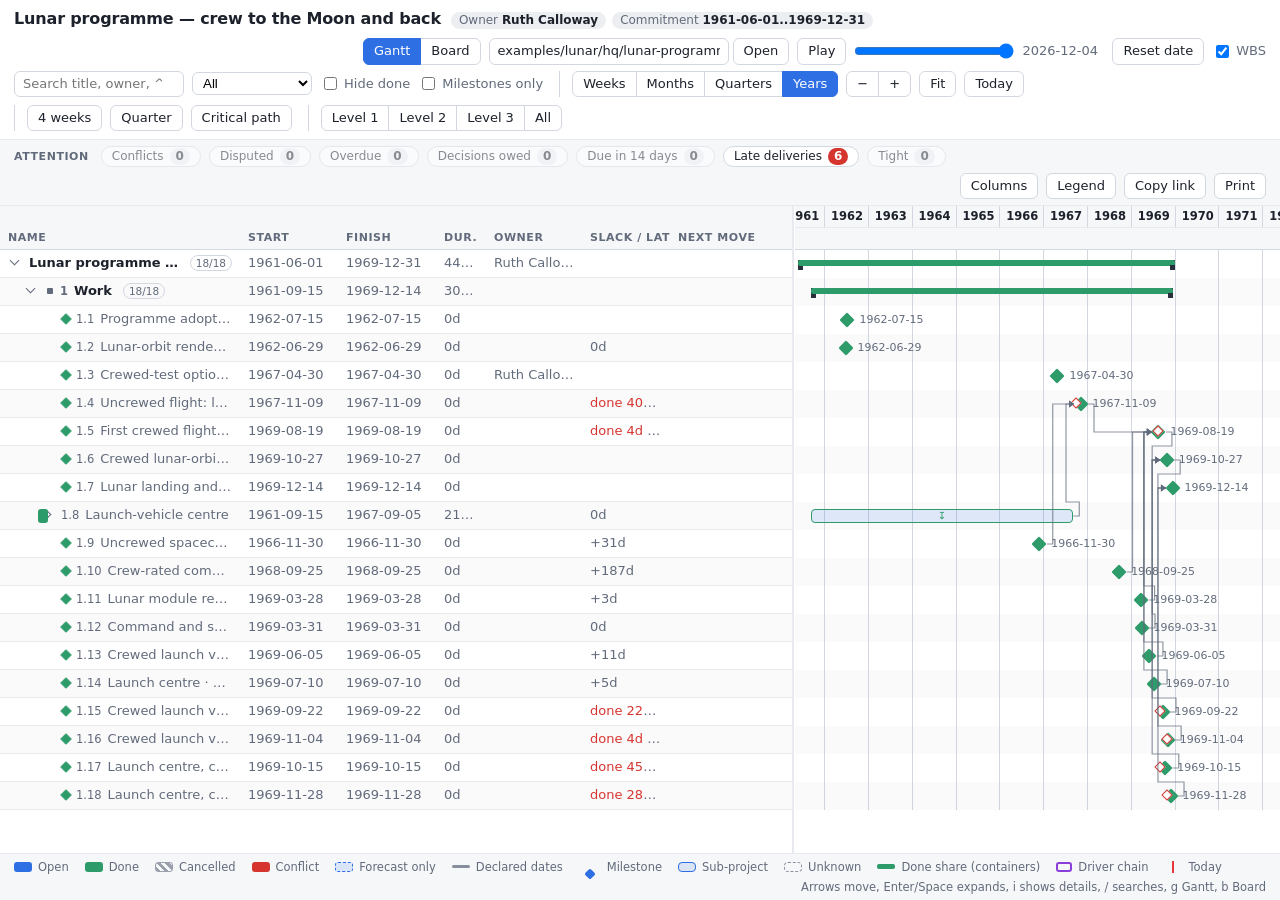
<file: viewer/index.html>
<!doctype html>
<html lang="en">
<head>
<meta charset="utf-8">
<meta http-equiv="Content-Security-Policy" content="default-src 'none'; script-src 'self' 'wasm-unsafe-eval'; style-src 'self' 'unsafe-inline'; img-src 'self'; connect-src *; base-uri 'none'; form-action 'none'; object-src 'none'; frame-src 'none'">
<meta name="referrer" content="no-referrer">
<meta name="viewport" content="width=device-width, initial-scale=1">
<meta name="color-scheme" content="light dark">
<title>projectmd viewer</title>
<link rel="stylesheet" href="style.css?v=25">
</head>
<body>
<header id="toolbar">
  <div class="tbrow" id="row1">
    <div id="titlebox"><strong id="ptitle">projectmd</strong><span id="pmeta"></span></div>
    <nav id="crumbs" aria-label="Previous top-level projects"></nav>
    <div id="tools">
      <div class="seg" id="viewseg" role="group" aria-label="View">
        <button type="button" data-view="gantt" class="on" aria-pressed="true" title="Gantt chart (g)">Gantt</button><button type="button" data-view="board" aria-pressed="false" title="Board: waiting, ready, doing, done (b)">Board</button>
      </div>
      <form id="openform" autocomplete="off">
        <input id="rootinput" type="text" placeholder="/path/to/project.md or URL" spellcheck="false" aria-label="Project file or URL">
        <button type="submit">Open</button>
      </form>
      <div class="tslider" role="group" aria-label="Plan date">
        <button id="tplay" aria-pressed="false" title="Move the plan date forward to the end of the forecast">Play</button>
        <input id="tsl" type="range" step="1" min="0" max="1" value="0" aria-label="Plan date" title="Plan date (as of)">
        <span id="tdate" class="tdate" title="Plan date (as of)"></span>
        <button id="treset" title="Reset the plan date to the real date (or the ?today= date)">Reset date</button>
      </div>
      <label class="chk"><input type="checkbox" id="wbs" checked> WBS</label>
    </div>
  </div>
  <div class="tbrow" id="row2">
    <div class="tgrp" role="group" aria-label="Filters">
      <input id="qsearch" type="search" placeholder="Search title, owner, ^id" spellcheck="false" aria-label="Search rows" title="Search (press /, Escape clears)">
      <select id="ownerf" aria-label="Owner" title="Show rows of one owner">
        <option value="">All</option>
      </select>
      <label class="chk gantt-only"><input type="checkbox" id="hidedone"> Hide done</label>
      <label class="chk gantt-only"><input type="checkbox" id="msonly"> Milestones only</label>
    </div>
    <div class="tgrp gantt-only" role="group" aria-label="Zoom">
      <div class="seg" id="zoomseg" role="group" aria-label="Zoom level">
        <button data-z="week" title="Weeks">Weeks</button><button data-z="month" title="Months">Months</button><button data-z="quarter" title="Quarters">Quarters</button><button data-z="year" title="Years">Years</button>
      </div>
      <div class="seg">
        <button id="zout" title="Zoom out (Ctrl+wheel)" aria-label="Zoom out">&minus;</button><button id="zin" title="Zoom in (Ctrl+wheel)" aria-label="Zoom in">+</button>
      </div>
      <button id="zfit" title="Fit the whole project">Fit</button>
      <button id="ztoday" title="Scroll to today">Today</button>
    </div>
    <div class="tgrp gantt-only" role="group" aria-label="Time presets">
      <button type="button" data-preset="4w" title="Today minus 1 week to today plus 4 weeks">4 weeks</button>
      <button type="button" data-preset="q" title="Today minus 2 weeks to today plus 3 months">Quarter</button>
      <button type="button" id="cpbtn" aria-pressed="false" title="Outline the critical path: the driver chain back from the project's end (c)">Critical path</button>
    </div>
    <div class="seg gantt-only" id="levelseg" role="group" aria-label="Tree level">
      <button type="button" data-lvl="1" title="Show only top-level items">Level 1</button><button type="button" data-lvl="2" title="Expand to level 2">Level 2</button><button type="button" data-lvl="3" title="Expand to level 3">Level 3</button><button type="button" data-lvl="all" title="Expand all loaded items (sub-projects not loaded are not fetched)">All</button>
    </div>
  </div>
</header>
<div id="attn" role="group" aria-label="Needs attention">
  <span class="attn-h">Attention</span>
  <button type="button" class="achip" data-attn="conflict" aria-pressed="false" title="Forecast later than the declared end">Conflicts <b>0</b></button>
  <button type="button" class="achip" data-attn="disputed" aria-pressed="false" title="Contract disputed: the parent decides">Disputed <b>0</b></button>
  <button type="button" class="achip" data-attn="overdue" aria-pressed="false" title="Promise past its date: the child delivers">Overdue <b>0</b></button>
  <button type="button" class="achip" data-attn="decide" aria-pressed="false" title="Open, undated tasks with an owner whose forecast is today">Decisions owed <b>0</b></button>
  <button type="button" class="achip" data-attn="due14" aria-pressed="false" title="Open items whose declared or forecast end is within 14 days">Due in 14 days <b>0</b></button>
  <button type="button" class="achip" data-attn="late" aria-pressed="false" title="Done later than declared">Late deliveries <b>0</b></button>
  <button type="button" class="achip" data-attn="tight" aria-pressed="false" title="Open items with a declared end and 0 to 2 days of slack (zero is a risk)">Tight <b>0</b></button>
  <button type="button" class="achip" data-attn="overlap" aria-pressed="false" hidden title="Open tasks of one owner, lasting more than a day, that overlap in time">Overlap <b>0</b></button>
  <span id="fstate" aria-live="polite"></span>
  <span class="attn-side">
    <details id="colmenu">
      <summary>Columns</summary>
      <div class="menu">
        <label class="chk"><input type="checkbox" data-colopt="slack"> Slack / late</label>
        <label class="chk"><input type="checkbox" data-colopt="next"> Next move</label>
      </div>
    </details>
    <button type="button" id="lgbtn" aria-haspopup="dialog" aria-expanded="false" title="What the bars, marks and colours mean (?)">Legend</button>
    <button type="button" id="copylink" title="Copy a link to this view (root, plan date, filters, selection)">Copy link</button>
    <button type="button" id="printbtn" title="Print the table and chart">Print</button>
  </span>
</div>
<div id="banner" hidden></div>
<div id="printhead"><h1 id="phTitle"></h1><div id="phMeta"></div></div>
<main id="main">
  <section id="left" tabindex="-1">
    <div id="lhead" class="grid"><div>Name</div><div>Start</div><div>Finish</div><div>Dur.</div><div>Owner</div><div data-col="slack">Slack / late</div><div data-col="next">Next move</div></div>
    <div id="lbody"><div id="lspacer" role="treegrid" aria-label="Project tree"></div></div>
  </section>
  <div id="split" title="Drag to resize"></div>
  <section id="right">
    <div id="rhead"><div id="rhinner"></div></div>
    <div id="rbody"><div id="canvas"><div id="gridlines"></div><div id="today"></div><div id="trows"></div><svg id="deps" xmlns="http://www.w3.org/2000/svg"></svg></div></div>
  </section>
  <aside id="detail" hidden aria-label="Details"></aside>
</main>
<section id="board" hidden aria-label="Board"></section>
<footer id="legend" aria-label="Legend">
  <span><i class="lg bar st-open"></i>Open</span>
  <span><i class="lg bar st-done"></i>Done</span>
  <span><i class="lg bar st-cancelled"></i>Cancelled</span>
  <span><i class="lg bar conf"></i>Conflict</span>
  <span><i class="lg bar fc"></i>Forecast only</span>
  <span><i class="lg declln"></i>Declared dates</span>
  <span><i class="lg ms"></i>Milestone</span>
  <span><i class="lg sub"></i>Sub-project</span>
  <span><i class="lg unk"></i>Unknown</span>
  <span><i class="lg pfl"></i>Done share (containers)</span>
  <span><i class="lg chainl"></i>Driver chain</span>
  <span><i class="lg todayl"></i>Today</span>
  <span class="hint">Arrows move, Enter/Space expands, i shows details, / searches, g Gantt, b Board</span>
</footer>
<div id="mdview" hidden role="dialog" aria-label="File view">
  <div id="mdhead"><strong id="mdtitle"></strong><a id="mdraw" target="_blank" rel="noopener noreferrer">raw</a><button id="mdopen" title="Make this file the top-level Gantt project">Open as project</button><button id="mdclose" title="Close (Esc)">Close</button></div>
  <div id="mdbody"></div>
</div>
<div id="lgpop" class="lgpop" hidden role="dialog" aria-label="Legend">
  <h2>Legend</h2>
  <ul class="lgl">
    <li><span class="sw"><i class="lg bar st-open"></i><i class="lg bar st-done"></i></span>Task: open (blue) or done (green)</li>
    <li><span class="sw"><i class="lg bar fc"></i></span>Forecast only: dashed, placed by links or duration</li>
    <li><span class="sw"><i class="lg declln"></i></span>Declared span, when it differs from the forecast</li>
    <li><span class="sw"><i class="lg ms"></i></span>Milestone (diamond)</li>
    <li><span class="sw"><i class="lg sub"></i></span>Sub-project (dashed until its file is loaded)</li>
    <li><span class="sw"><i class="lg bar conf"></i><i class="lg late"></i></span>Red: conflict (forecast after the declared end) or late delivery</li>
    <li><span class="sw"><i class="lg decl"></i></span>Declared end (tick)</li>
    <li><span class="sw"><span class="ct ct-disputed">disputed</span><span class="ct ct-overdue">overdue</span></span>Contract: the parent decides, or the child delivers</li>
    <li><span class="sw"><i class="lg todayl"></i></span>Today</li>
    <li><span class="sw"><i class="lg wkend"></i></span>Weekend (shown at 6 px per day or more)</li>
    <li><span class="sw"><i class="lg cpl"></i></span>Critical path: outlined bars, marked in the table</li>
  </ul>
</div>
<div id="tip" hidden></div>
<script type="module" src="app.js?v=25"></script>
</body>
</html>
</file>
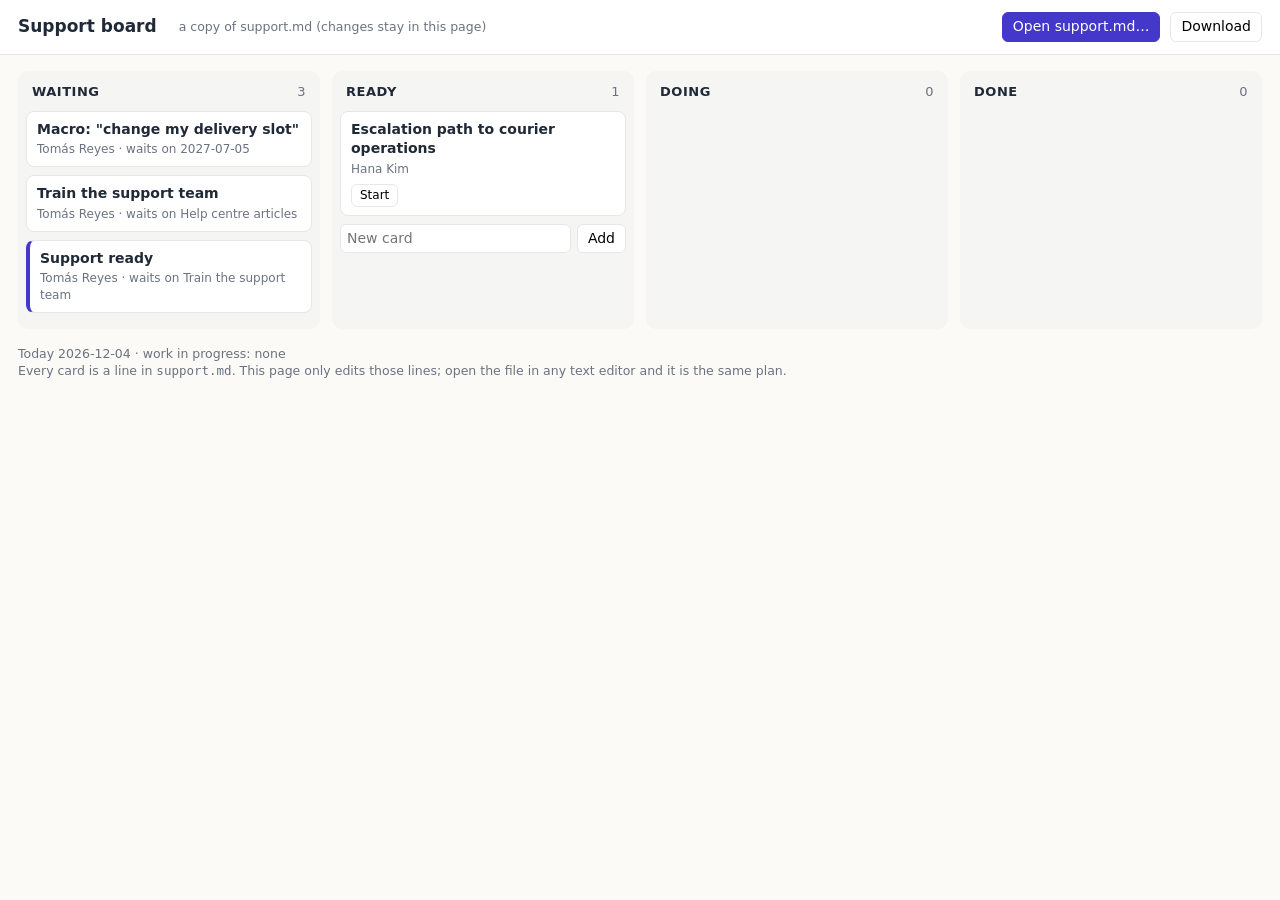
<file: examples/story/support/board.html>
<!DOCTYPE html>
<html lang="en">
<head>
<meta charset="utf-8">
<meta name="viewport" content="width=device-width, initial-scale=1">
<title>Support board</title>
<!--
  Tomás's kanban: one static page on top of support.md. No server, no build.
  It reads the file, asks pmd (WebAssembly) for the four columns, and moves a card by editing one line:
    Ready -> Doing   adds   after: <today>        (and owner:, if the line has none)
    Doing -> Done    ticks  [x] and adds done: <today>
  "Open support.md…" edits the real file in place (Chrome/Edge: File System Access API).
  Otherwise it shows a copy, and "Download" saves your changes.
-->
<style>
  :root { --ink:#1f2937; --muted:#6b7280; --line:#e5e7eb; --ind:#4338ca; --bg:#fbfaf7; }
  * { box-sizing: border-box; }
  body { margin: 0; font: 14px/1.4 system-ui, -apple-system, "Segoe UI", sans-serif; color: var(--ink); background: var(--bg); }
  header { display: flex; gap: 10px; align-items: center; padding: 12px 18px; border-bottom: 1px solid var(--line); background: #fff; flex-wrap: wrap; }
  header h1 { font-size: 17px; margin: 0 12px 0 0; }
  header .src { color: var(--muted); font-size: 12.5px; }
  header .grow { flex: 1; }
  button { font: inherit; border: 1px solid var(--line); background: #fff; border-radius: 6px; padding: 4px 10px; cursor: pointer; }
  button.primary { background: var(--ind); border-color: var(--ind); color: #fff; }
  button:disabled { opacity: .4; cursor: default; }
  main { display: grid; grid-template-columns: repeat(4, minmax(180px, 1fr)); gap: 12px; padding: 16px 18px; }
  .col { background: #f5f5f4; border-radius: 10px; padding: 8px; min-height: 220px; }
  .col.drop { outline: 2px dashed var(--ind); }
  .col h2 { font-size: 13px; text-transform: uppercase; letter-spacing: .04em; margin: 4px 6px 10px; display: flex; justify-content: space-between; }
  .col h2 span { color: var(--muted); font-weight: 500; }
  .card { background: #fff; border: 1px solid var(--line); border-radius: 8px; padding: 8px 10px; margin-bottom: 8px; }
  .card[draggable=true] { cursor: grab; }
  .card .t { font-weight: 600; }
  .card .m { color: var(--muted); font-size: 12px; margin-top: 2px; }
  .card .a { margin-top: 6px; display: flex; gap: 6px; }
  .card .a button { font-size: 12px; padding: 2px 8px; }
  .card.ms { border-left: 4px solid var(--ind); }
  #add { display: flex; gap: 6px; margin-top: 4px; }
  #add input { flex: 1; min-width: 0; font: inherit; padding: 4px 6px; border: 1px solid var(--line); border-radius: 6px; }
  footer { padding: 0 18px 18px; color: var(--muted); font-size: 12.5px; }
  #msg { color: #b45309; }
  @media (prefers-color-scheme: dark) {
    :root { --ink:#ececf8; --muted:#a3a3c2; --line:#2c2c46; --ind:#a5b4fc; --bg:#0e0e1a; color-scheme: dark; }
    header, .card, button, #add input { background: #171728; color: var(--ink); }
    .col { background: #1b1b30; }
    button.primary { color: #14143a; }
    #msg { color: #fcd34d; }
  }
</style>
</head>
<body>
<header>
  <h1>Support board</h1>
  <span class="src" id="src"></span>
  <span class="grow"></span>
  <span id="msg"></span>
  <button id="open" class="primary">Open support.md…</button>
  <button id="download">Download</button>
</header>
<main id="board"></main>
<footer id="foot"></footer>

<script type="module">
import { loadPmd, boardOf } from '../../../viewer/pmd.js';

const params = new URLSearchParams(location.search);
const TODAY = params.get('today') || new Date().toISOString().slice(0, 10);
const COLS = [['waiting', 'Waiting'], ['ready', 'Ready'], ['doing', 'Doing'], ['done', 'Done']];
let src = '', name = 'support.md', handle = null;
const $ = (id) => document.getElementById(id);
const esc = (s) => String(s).replace(/[&<>"]/g, (c) => ({ '&': '&amp;', '<': '&lt;', '>': '&gt;', '"': '&quot;' }[c]));
const shortName = (o) => (o || '').replace(/\s*<[^>]*>/, '');

// ---- line edits: the only way this page changes the plan -------------------------------------
// Tokens are inserted where `pmd fmt` puts them: after: before owner:/done:/^id, done: before ^id.
function insertBefore(line, re, token) {
  const m = line.match(re);
  return m ? line.slice(0, m.index) + '  ' + token + line.slice(m.index) : line.replace(/\s*$/, '') + '  ' + token;
}
const DATED_AFTER = /\s{2}after: \d{4}-\d{2}-\d{2}(?=\s{2}|$)/;
const MOVES = {
  'ready>doing': (l, who) => {
    l = insertBefore(l, /\s{2}(owner:|done:|\^[\w-]+\s*$)/, 'after: ' + TODAY);
    return / owner: /.test(l) || !who ? l : insertBefore(l, /\s{2}(done:|\^[\w-]+\s*$)/, 'owner: ' + who);
  },
  'doing>done': (l) => insertBefore(l.replace('- [ ]', '- [x]'), /\s{2}\^[\w-]+\s*$/, 'done: ' + TODAY),
  'ready>done': (l) => insertBefore(l.replace('- [ ]', '- [x]'), /\s{2}\^[\w-]+\s*$/, 'done: ' + TODAY),
  'doing>ready': (l) => l.replace(DATED_AFTER, ''),
  'done>doing': (l) => l.replace('- [x]', '- [ ]').replace(/\s{2}done: \S+/, ''),
};

async function save() {
  if (handle) { const w = await handle.createWritable(); await w.write(src); await w.close(); note('Saved to ' + name); }
  else note('Changed in this copy only. Download to keep it.');
  render();
}

async function fresh() {  // re-read first: someone may have edited the file in a text editor meanwhile
  if (handle) src = await (await handle.getFile()).text();
}

async function edit(lineNo, expected, change) {
  await fresh();
  const lines = src.split('\n');
  if (lines[lineNo - 1] !== expected) { render(); return note('The file changed meanwhile; reloaded. Try again.'); }
  lines[lineNo - 1] = change(lines[lineNo - 1]);
  src = lines.join('\n');
  await save();
}

function move(card, from, to) {
  const fn = MOVES[from + '>' + to];
  if (!fn) return note(from === 'waiting' ? 'A waiting card moves by itself when what it waits on is done.' : 'Not a move this board makes.');
  const who = from === 'ready' && to === 'doing' && !/ owner: /.test(card.text) ? prompt('Who takes it?', 'Tomás Reyes') : null;
  edit(card.line, card.text, (l) => fn(l, who));
}

async function addCard(title) {
  await fresh();
  const lines = src.split('\n');
  const waiting = boardOf({ path: name, src, today: TODAY }).columns.waiting.map((c) => c.line);
  const lastItem = Math.max(...lines.map((l, i) => (/^- \[[ x-]\]/.test(l) ? i + 1 : 0)));
  const at = waiting.length ? Math.min(...waiting) - 1 : lastItem;  // end of the open work, above what waits
  lines.splice(at, 0, '- [ ] ' + title.trim());
  src = lines.join('\n');
  await save();
}

// ---- view ------------------------------------------------------------------------------------
function note(s) { $('msg').textContent = s; }

function render() {
  const b = boardOf({ path: name, src, today: TODAY });
  if (b.error) { $('board').textContent = b.error; return; }
  const lines = src.split('\n');
  $('board').innerHTML = COLS.map(([k, label]) => `
    <section class="col" data-col="${k}"><h2>${label}<span>${b.columns[k].length}</span></h2>
      ${b.columns[k].map((c) => {
        const ms = /^- \[.\] \d{4}-\d{2}-\d{2} /.test(lines[c.line - 1]) ? ' ms' : '';
        const meta = [shortName(c.owner), c.since && 'since ' + c.since.slice(5), c.done && 'done ' + c.done.slice(5),
                      c.waits_on && 'waits on ' + c.waits_on.join(', ')].filter(Boolean).join(' · ');
        const btn = { ready: ['doing', 'Start'], doing: ['done', 'Done'] }[k];
        return `<div class="card${ms}" draggable="${k !== 'waiting'}" data-line="${c.line}" data-col="${k}">
          <div class="t">${esc(c.title)}</div><div class="m">${esc(meta)}</div>
          ${btn ? `<div class="a"><button data-to="${btn[0]}">${btn[1]}</button></div>` : ''}</div>`;
      }).join('')}
      ${k === 'ready' ? '<form id="add"><input placeholder="New card" aria-label="New card"><button>Add</button></form>' : ''}
    </section>`).join('');
  const wip = Object.entries(b.wip).map(([o, n]) => `${shortName(o)} ${n}`).join(', ') || 'none';
  const flow = b.flow_forecast.map((f) => `${f.title}: ${f.date || f.end || ''}`).filter((s) => !s.endsWith(': ')).join(' · ');
  $('foot').innerHTML = `Today ${TODAY} · work in progress: ${esc(wip)}${b.older_done ? ` · ${b.older_done} older done not shown` : ''}${flow ? ' · ' + esc(flow) : ''}
    <br>Every card is a line in <code>${esc(name)}</code>. This page only edits those lines; open the file in any text editor and it is the same plan.`;
  wire(lines);
}

function wire(lines) {
  const cardOf = (el) => ({ line: +el.dataset.line, col: el.dataset.col, text: lines[el.dataset.line - 1] });
  document.querySelectorAll('.card button').forEach((bt) =>
    bt.onclick = () => { const c = cardOf(bt.closest('.card')); move(c, c.col, bt.dataset.to); });
  document.querySelectorAll('.card[draggable=true]').forEach((el) =>
    el.ondragstart = (e) => e.dataTransfer.setData('text/plain', el.dataset.line + ' ' + el.dataset.col));
  document.querySelectorAll('.col').forEach((col) => {
    col.ondragover = (e) => { e.preventDefault(); col.classList.add('drop'); };
    col.ondragleave = () => col.classList.remove('drop');
    col.ondrop = (e) => {
      e.preventDefault(); col.classList.remove('drop');
      const [line, from] = e.dataTransfer.getData('text/plain').split(' ');
      if (from !== col.dataset.col) move({ line: +line, text: lines[line - 1] }, from, col.dataset.col);
    };
  });
  const add = $('add');
  if (add) add.onsubmit = (e) => { e.preventDefault(); const v = add.querySelector('input').value; if (v.trim()) addCard(v); };
}

// ---- files -----------------------------------------------------------------------------------
$('open').onclick = async () => {
  if (!window.showOpenFilePicker) return note('This browser cannot edit files in place: use Download, or Chrome/Edge.');
  [handle] = await window.showOpenFilePicker({ types: [{ description: 'Markdown', accept: { 'text/markdown': ['.md'] } }] });
  name = handle.name; src = await (await handle.getFile()).text();
  $('src').textContent = 'editing ' + name + ' in place'; note(''); render();
};
$('download').onclick = () => {
  const a = Object.assign(document.createElement('a'), { href: URL.createObjectURL(new Blob([src], { type: 'text/markdown' })), download: name });
  a.click(); URL.revokeObjectURL(a.href);
};
window.addEventListener('focus', async () => {  // pick up edits made in a text editor
  if (!handle) return;
  const fresh = await (await handle.getFile()).text();
  if (fresh !== src) { src = fresh; render(); }
});

await loadPmd();
src = await (await fetch('support.md', { cache: 'no-cache' })).text();
$('src').textContent = 'a copy of support.md (changes stay in this page)';
render();
</script>
</body>
</html>
</file>
<file: viewer/style.css>
:root {
  --bg: #ffffff; --bg2: #f6f7f9; --bg3: #eceef2; --fg: #1c212b; --fg2: #626b7b; --line: #e8eaef; --line2: #d3d8e0;
  --accent: #2f6fe4; --accent-soft: rgba(47, 111, 228, .14);
  --done: #2e9b6a; --cancel: #9aa1ad; --red: #d6352f; --warn: #c97a00; --unk: #8b93a1;
  --sum: #2a303b; --today: #e5383b; --hover: rgba(47, 111, 228, .07); --stripe: rgba(20, 30, 50, .018);
  --rh: 28px; --hh: 22px; --chain: #8b3fd9; --cp: #d9731a; --wkend: rgba(20, 30, 50, .045);
  --font: system-ui, -apple-system, "Segoe UI", Roboto, "Helvetica Neue", Arial, sans-serif;
  color-scheme: light dark;
}
@media (prefers-color-scheme: dark) {
  :root {
    --bg: #14171d; --bg2: #1a1e26; --bg3: #252a34; --fg: #e5e8ef; --fg2: #98a1b3; --line: #262c37; --line2: #363e4c;
    --accent: #5b94f5; --accent-soft: rgba(91, 148, 245, .2);
    --done: #45b886; --cancel: #6f7787; --red: #ff6159; --warn: #e8a030; --unk: #8a93a4;
    --sum: #c4cad6; --today: #ff5a5f; --hover: rgba(91, 148, 245, .09); --stripe: rgba(255, 255, 255, .02); --chain: #b58cff; --cp: #ffb04d; --wkend: rgba(255, 255, 255, .035);
  }
}
* { box-sizing: border-box; }
html, body { height: 100%; margin: 0; }
body { display: flex; flex-direction: column; background: var(--bg); color: var(--fg); font: 13px/1.4 var(--font); overflow: hidden; }
button, input { font: inherit; color: inherit; }
button { background: var(--bg); border: 1px solid var(--line2); border-radius: 6px; padding: 3px 10px; cursor: pointer; }
button:hover { background: var(--bg3); }
button:focus-visible, input:focus-visible, select:focus-visible, summary:focus-visible, a:focus-visible, #left:focus-visible { outline: 2px solid var(--accent); outline-offset: 1px; }
input[type=text] { background: var(--bg); border: 1px solid var(--line2); border-radius: 6px; padding: 3px 8px; }
a { color: var(--accent); }

#toolbar { display: flex; flex-direction: column; gap: 6px; padding: 8px 14px; border-bottom: 1px solid var(--line); background: var(--bg); }
#titlebox { display: flex; align-items: baseline; gap: 10px; min-width: 0; flex-wrap: wrap; }
#ptitle { font-size: 16px; font-weight: 650; letter-spacing: -.01em; }
#pmeta { display: flex; gap: 6px; flex-wrap: wrap; }
.chip { background: var(--bg3); border-radius: 10px; padding: 0 8px; color: var(--fg2); white-space: nowrap; font-size: 12px; }
.chip b { color: var(--fg); font-weight: 600; }
#crumbs { display: flex; gap: 4px; align-items: center; color: var(--fg2); }
#crumbs a { cursor: pointer; text-decoration: none; color: var(--accent); }
#crumbs a:hover { text-decoration: underline; }
#tools { display: flex; gap: 8px; align-items: center; margin-left: auto; flex-wrap: wrap; }
#openform { display: flex; gap: 4px; }
#rootinput { width: 240px; }
.seg { display: inline-flex; }
.seg button { border-radius: 0; margin-left: -1px; }
.seg button:first-child { border-radius: 6px 0 0 6px; margin-left: 0; }
.seg button:last-child { border-radius: 0 6px 6px 0; }
.seg button.on { background: var(--accent); border-color: var(--accent); color: #fff; position: relative; }
.chk { display: flex; gap: 4px; align-items: center; color: var(--fg2); }
#banner { padding: 8px 14px; background: color-mix(in srgb, var(--red) 12%, var(--bg)); color: var(--fg); border-bottom: 1px solid var(--red); }

#main { position: relative; flex: 1; display: flex; min-height: 0; }
#left { width: var(--leftw, min(920px, 62vw)); display: flex; flex-direction: column; min-width: 160px; flex: none; overflow: hidden; outline-offset: -2px; }
#right { flex: 1; display: flex; flex-direction: column; min-width: 0; }
#split { width: 5px; margin: 0 -2px; z-index: 5; cursor: col-resize; background: transparent; border-left: 2px solid var(--line); border-right: 2px solid transparent; flex: none; }
#split:hover, #split.drag { border-left-color: var(--accent); }

.grid, .lrow { display: grid; grid-template-columns: var(--tpl, minmax(240px, 1fr) 98px 98px 50px 96px); }
#lhead { height: calc(var(--hh) * 2); background: var(--bg2); border-bottom: 1px solid var(--line2); font-size: 11px; text-transform: uppercase; letter-spacing: .05em; font-weight: 600; color: var(--fg2); align-items: end; flex: none; }
#lhead > div { padding: 0 8px 4px; white-space: nowrap; overflow: hidden; }
#lbody { flex: 1; overflow: hidden; position: relative; }
#lspacer { position: relative; width: 100%; }
.lrow { position: absolute; left: 0; right: 0; height: var(--rh); align-items: center; border-bottom: 1px solid var(--line); cursor: default; }
.lrow.odd, .trow.odd { background: var(--stripe); }
.lrow.hov, .trow.hov { background: var(--hover); }
.lrow.sel, .trow.sel { background: var(--accent-soft); }
.lrow.sel { box-shadow: inset 3px 0 0 var(--accent); }
.lrow > div { padding: 0 8px; white-space: nowrap; overflow: hidden; text-overflow: ellipsis; color: var(--fg2); font-variant-numeric: tabular-nums; }
.lrow > .name { color: var(--fg); display: flex; align-items: center; gap: 5px; }
.lrow .t { overflow: hidden; text-overflow: ellipsis; }
.lrow .num { color: var(--fg2); margin-right: 6px; font-variant-numeric: tabular-nums; font-size: 11.5px; }
.lrow.k-heading .t, .lrow.k-project .t { font-weight: 600; }
.lrow.st-cancelled .t { text-decoration: line-through; color: var(--fg2); }
.lrow.st-done .t { color: var(--fg2); }
.lrow.conflict .t, .lrow.conflict .d.fin { color: var(--red); }
.lrow.loadrow { color: var(--fg2); font-style: italic; }
.tog { width: 18px; height: 18px; flex: none; position: relative; cursor: pointer; border-radius: 4px; user-select: none; }
.tog:not(.none):hover { background: var(--bg3); }
.tog:not(.none)::before { content: ""; position: absolute; left: 5px; top: 5px; width: 6px; height: 6px; border-right: 1.8px solid var(--fg2); border-bottom: 1.8px solid var(--fg2); transform: rotate(-45deg); transition: transform .12s; }
.tog.open::before { transform: rotate(45deg); top: 3px; }
.tog .spin { position: absolute; left: 3px; top: 1px; font-size: 12px; color: var(--accent); }
.tog.busy::before { display: none; }
.st { flex: none; width: 10px; height: 10px; border-radius: 50%; border: 1.6px solid var(--accent); }
.st.st-done { background: var(--done); border-color: var(--done); }
.st.st-cancelled { border-color: var(--cancel); background: linear-gradient(135deg, transparent 44%, var(--cancel) 44% 56%, transparent 56%); }
.st.diamond { border-radius: 1px; transform: rotate(45deg) scale(.85); }
.st.sub { border-radius: 3px; border-style: dashed; }
.st.sub.loaded { border-style: solid; }
.st.hd { border: 0; width: 6px; height: 6px; background: var(--fg2); border-radius: 1px; margin: 0 2px; }
.st.warnic { border-color: var(--warn); }
.flag { flex: none; color: #fff; background: var(--red); border-radius: 8px; font-size: 10px; font-weight: 700; padding: 0 5px; line-height: 15px; }
.spin { display: inline-block; animation: spin 1s linear infinite; }
@keyframes spin { to { transform: rotate(360deg); } }
.focus { display: none; margin-left: auto; padding: 0 6px; line-height: 17px; font-size: 11px; flex: none; }
.lrow:hover .focus { display: inline-block; }

#rhead { height: calc(var(--hh) * 2); overflow: hidden; border-bottom: 1px solid var(--line2); background: var(--bg2); flex: none; position: relative; }
#rhinner { position: relative; height: 100%; }
.hs { position: absolute; height: var(--hh); border-left: 1px solid var(--line2); padding: 0 6px; line-height: calc(var(--hh) - 1px); overflow: hidden; white-space: nowrap; color: var(--fg2); font-size: 11.5px; }
.hs.t0 { top: 0; border-bottom: 1px solid var(--line); color: var(--fg); font-weight: 600; }
.hs.t1 { top: var(--hh); }
.todaytag { position: absolute; bottom: 0; width: 0; height: 0; margin-left: -5px; border: 5px solid transparent; border-bottom: 6px solid var(--today); border-top: 0; }
#rbody { flex: 1; overflow: auto; position: relative; }
#canvas { position: relative; }
.gl { position: absolute; top: 0; bottom: 0; width: 1px; background: var(--line); }
.gl.major { background: var(--line2); }
#gridlines, #trows { position: absolute; inset: 0; }
#today { position: absolute; top: 0; bottom: 0; width: 2px; background: var(--today); opacity: .8; pointer-events: none; z-index: 3; }
#deps { position: absolute; left: 0; top: 0; pointer-events: none; z-index: 2; overflow: visible; }
#deps path { fill: none; stroke: var(--fg2); stroke-width: 1.2; opacity: .7; }
#deps path.c { stroke: var(--red); opacity: 1; }
#deps polygon { fill: var(--fg2); }
#deps polygon.c { fill: var(--red); }
.trow { position: absolute; left: 0; right: 0; height: var(--rh); border-bottom: 1px solid transparent; }

/* bars: colour comes from --c */
.bar, .sum, .sub, .unk, .ms, .declln { position: absolute; }
.st-open, .bar, .ms, .sub { --c: var(--accent); }
.st-done { --c: var(--done); }
.st-cancelled { --c: var(--cancel); }
.conf { --c: var(--red); }
.bar { top: 7px; height: 14px; background: var(--c); border-radius: 4px; min-width: 3px; }
.bar.st-cancelled { background: repeating-linear-gradient(45deg, var(--c) 0 3px, transparent 3px 6px); border: 1px solid var(--c); }
.bar.fc { background: color-mix(in srgb, var(--c) 18%, var(--bg)); border: 1.5px dashed var(--c); }
.declln { top: 23px; height: 3px; border-radius: 2px; background: var(--fg2); opacity: .75; }
.late { position: absolute; top: 9px; width: 8px; height: 8px; margin-left: -4px; box-sizing: border-box; border: 1.5px solid var(--red); background: var(--bg); transform: rotate(45deg); }
.lateln { position: absolute; top: 13px; height: 1.5px; background: var(--red); }
.sum { top: 10px; height: 6px; background: var(--sum); min-width: 2px; }
.sum::before, .sum::after { content: ""; position: absolute; top: 5px; border-style: solid; border-color: transparent; }
.sum::before { left: 0; border-width: 5px 0 0 5px; border-left-color: var(--sum); border-top-color: var(--sum); }
.sum::after { right: 0; border-width: 5px 5px 0 0; border-right-color: var(--sum); border-top-color: var(--sum); }
.sum.conf { background: var(--red); }
.sum.conf::before { border-left-color: var(--red); border-top-color: var(--red); }
.sum.conf::after { border-right-color: var(--red); border-top-color: var(--red); }
.sub { top: 7px; height: 14px; border-radius: 4px; background: var(--accent-soft); border: 1.5px solid var(--c); color: var(--c); font-size: 10px; line-height: 11px; text-align: center; overflow: hidden; }
.sub.openstart { border-left-style: dashed; }
.sub.conf { background: var(--red); color: #fff; }
.mism { outline: 2px solid var(--warn); outline-offset: 1px; }
.unk { top: 7px; height: 14px; border: 1.5px dashed var(--unk); border-radius: 4px; }
.ms { top: 7px; width: 14px; height: 14px; margin-left: -7px; background: var(--c); transform: rotate(45deg) scale(.78); border-radius: 2px; }
.ms.st-cancelled { background: transparent; border: 1.5px solid var(--c); }
.mlabel { position: absolute; top: 6px; font-size: 11px; color: var(--fg2); white-space: nowrap; pointer-events: none; }
.decl { position: absolute; top: 1px; width: 0; height: 0; margin-left: -4px; border: 4px solid transparent; border-top: 6px solid var(--red); border-bottom: 0; }
.decl::after { content: ""; position: absolute; left: -1px; top: 6px; width: 2px; height: 18px; background: var(--red); opacity: .5; }
.decl.w { border-top-color: var(--warn); }

#tip { position: fixed; z-index: 30; max-width: 320px; background: var(--fg); color: var(--bg); padding: 5px 9px; border-radius: 6px; font-size: 12px; pointer-events: none; box-shadow: 0 4px 14px rgba(0, 0, 0, .25); }
#tip b { font-weight: 600; }
#tip .r { color: #ff9b95; }

#detail { flex: none; width: 360px; background: var(--bg); border-left: 1px solid var(--line2); overflow: auto; padding: 14px 16px 20px; position: relative; }
#detail[hidden] { display: none; }
#detail h2 { margin: 0 26px 6px 0; font-size: 16px; line-height: 1.25; }
#detail .x { position: absolute; right: 10px; top: 10px; padding: 0 8px; line-height: 20px; }
#detail dl { display: grid; grid-template-columns: 96px 1fr; gap: 5px 10px; margin: 12px 0; }
#detail dt { color: var(--fg2); }
#detail dd { margin: 0; word-break: break-word; }
#detail dd a[data-sel] { cursor: pointer; }
#detail h3 { margin: 16px 0 4px; font-size: 11px; text-transform: uppercase; letter-spacing: .05em; color: var(--fg2); }
#detail ul { margin: 0; padding-left: 16px; }
.badge { display: inline-block; border-radius: 10px; padding: 0 8px; background: var(--bg3); color: var(--fg2); margin-right: 4px; font-size: 12px; }
.badge.b-done { background: color-mix(in srgb, var(--done) 18%, var(--bg)); color: var(--done); }
.badge.b-open { background: var(--accent-soft); color: var(--accent); }
.badge.red { background: var(--red); color: #fff; }
.badge.warn { background: var(--warn); color: #fff; }
.reason { margin: 8px 0; padding: 6px 9px; border-left: 3px solid var(--red); background: color-mix(in srgb, var(--red) 9%, var(--bg)); }
.diag { margin: 4px 0; padding: 4px 8px; border-left: 3px solid var(--line2); background: var(--bg2); }
.diag.E { border-left-color: var(--red); }
.diag.W { border-left-color: var(--warn); }

#legend { display: flex; flex-wrap: wrap; gap: 4px 16px; padding: 5px 14px; border-top: 1px solid var(--line); background: var(--bg2); color: var(--fg2); font-size: 11.5px; align-items: center; }
#legend span { display: inline-flex; align-items: center; gap: 6px; }
#legend .hint { margin-left: auto; }
.lg { position: relative; display: inline-block; width: 18px; height: 10px; }
.lg.bar, .lg.sub, .lg.unk, .lg.declln { position: relative; top: 0; }
.lg.bar { height: 10px; border-radius: 3px; }
.lg.declln { height: 3px; }
.lg.ms { width: 10px; height: 10px; margin: 0 4px; transform: rotate(45deg) scale(.8); }
.lg.sub, .lg.unk { height: 10px; }
.lg.todayl { width: 2px; height: 12px; background: var(--today); margin: 0 8px; }

#detail .late { color: var(--red); font-weight: 600; }

#mdview { position: fixed; z-index: 40; inset: 40px 6vw; display: flex; flex-direction: column; background: var(--bg); border: 1px solid var(--line2); border-radius: 10px; box-shadow: 0 12px 48px rgba(0, 0, 0, .35); overflow: hidden; }
#mdview[hidden] { display: none; }
#mdhead { display: flex; align-items: center; gap: 10px; padding: 8px 14px; border-bottom: 1px solid var(--line); background: var(--bg2); }
#mdhead strong { flex: 1; min-width: 0; overflow: hidden; text-overflow: ellipsis; white-space: nowrap; font-weight: 600; }
#mdbody { flex: 1; overflow: auto; padding: 8px 28px 28px; line-height: 1.55; }
#mdbody h1, #mdbody h2, #mdbody h3 { line-height: 1.25; margin: 1.2em 0 .4em; }
#mdbody ul, #mdbody ol { margin: .2em 0; padding-left: 1.4em; }
#mdbody li.task { list-style: none; margin-left: -1.2em; }
#mdbody li.done, #mdbody li.cancelled { color: var(--fg2); }
#mdbody li.cancelled { text-decoration: line-through; }
.cb { display: inline-block; width: 11px; height: 11px; margin-right: 7px; vertical-align: -1px; border: 1.6px solid var(--accent); border-radius: 3px; }
.cb.done { background: var(--done); border-color: var(--done); }
.cb.cancelled { border-color: var(--cancel); }
#mdbody code { background: var(--bg3); border-radius: 4px; padding: 0 4px; font-size: 12px; }
#mdbody pre { background: var(--bg2); border: 1px solid var(--line); border-radius: 6px; padding: 10px 12px; overflow: auto; }
#mdbody pre code { background: none; padding: 0; }
#mdbody blockquote { margin: .6em 0; padding: 2px 12px; border-left: 3px solid var(--line2); color: var(--fg2); }
#mdbody table { border-collapse: collapse; } #mdbody th, #mdbody td { border: 1px solid var(--line2); padding: 3px 8px; }
#mdbody .hl { background: var(--accent-soft); box-shadow: -8px 0 0 var(--accent-soft), 0 0 0 2px var(--accent-soft); border-radius: 3px; }
#mdbody .dim { color: var(--fg2); }
.ct { flex: none; margin-left: 6px; border-radius: 8px; padding: 0 6px; font-size: 10px; line-height: 15px; font-weight: 600; background: var(--bg3); color: var(--fg2); }
.ct-agreed, .ct-delivered { background: transparent; color: var(--fg2); border: 1px solid var(--line2); font-weight: 500; }
#detail .r { color: var(--red); }
.ct-disputed { background: color-mix(in srgb, var(--warn) 22%, var(--bg)); color: var(--warn); }
.ct-overdue { background: var(--red); color: #fff; }

/* time slider */
.tslider { display: inline-flex; gap: 6px; align-items: center; }
#tsl { width: 160px; }
.tdate { font-variant-numeric: tabular-nums; min-width: 84px; color: var(--fg2); }
#tplay[aria-pressed=true] { background: var(--accent); border-color: var(--accent); color: #fff; }
.dim { color: var(--fg2); }

/* weekend bands (zoomed to 6 px per day or more), behind the grid lines */
.wk { position: absolute; top: 0; bottom: 0; background: var(--wkend); pointer-events: none; }
.achip[hidden], #lgpop[hidden] { display: none; }

/* critical path: outlined bars and a marker in the title; other rows fade slightly */
.trow.cpdim { opacity: .55; }
.trow.cp :is(.bar, .sum, .sub, .ms, .unk) { outline: 2px solid var(--cp); outline-offset: 1px; }
.lrow.cp .t::before { content: "\25B8\00a0"; color: var(--cp); font-weight: 700; }
#cpbtn[aria-pressed=true] { background: var(--accent); border-color: var(--accent); color: #fff; }

/* legend popover (button Legend, key ?) */
.lgpop { position: fixed; z-index: 36; width: 340px; background: var(--bg); border: 1px solid var(--line2); border-radius: 8px; box-shadow: 0 8px 24px rgba(0, 0, 0, .25); padding: 10px 14px 12px; }
.lgpop h2 { margin: 0 0 6px; font-size: 13px; }
.lgl { list-style: none; margin: 0; padding: 0; display: grid; gap: 7px; font-size: 12px; color: var(--fg2); }
.lgl li { display: flex; align-items: center; gap: 10px; }
.lgl .sw { flex: none; min-width: 84px; width: max-content; display: inline-flex; align-items: center; gap: 4px; }
.lg.wkend { background: var(--wkend); border: 1px solid var(--line2); }
.lg.cpl { width: 16px; height: 10px; border-radius: 3px; background: var(--bg3); outline: 2px solid var(--cp); outline-offset: 1px; margin: 0 2px; }
.lg.decl { position: relative; top: 0; width: 0; height: 0; margin: 0 4px; border: 4px solid transparent; border-top: 6px solid var(--red); border-bottom: 0; }
.lg.decl::after { display: none; }
.lg.late { position: relative; top: 0; width: 7px; height: 7px; margin: 0 4px; border: 1.5px solid var(--red); background: var(--bg); transform: rotate(45deg) scale(.9); }
.lg.ms { margin: 0 6px; }
.lg.bar.fc { width: 18px; }
.lg.bar.conf { margin-left: 0; }

/* driver chain: highlighted rows keep their bars; the rest of the chart fades */
.trow.dimmed { opacity: .4; }
.trow.inchain :is(.bar, .sum, .sub, .ms, .unk) { box-shadow: 0 0 0 2px var(--chain); }
.lg.chainl { width: 16px; height: 10px; border: 2px solid var(--chain); border-radius: 3px; }

/* detail panel additions */
#detail .desc { white-space: pre-wrap; word-break: break-word; margin: 4px 0; }
#detail ol.why { margin: 0; padding-left: 20px; }
#detail ol.why li { margin: 5px 0; }
#detail .dim { color: var(--fg2); }
/* below 1100px the details panel overlays the chart; from 1100px it sits beside it */
@media (max-width: 1099px) {
  #detail { position: absolute; top: 0; right: 0; bottom: 0; width: min(380px, 92vw); z-index: 20; box-shadow: -8px 0 24px rgba(0, 0, 0, .25); }
}
@media (min-width: 1100px) {
  #main.dopen #left { max-width: 48%; }
}
#detail .desc { max-height: 9em; overflow: auto; }

/* toolbar rows, filters, attention bar (v21) */
.tbrow { display: flex; align-items: center; gap: 8px 16px; flex-wrap: wrap; }
.tgrp { display: flex; align-items: center; gap: 8px; flex-wrap: wrap; }
.tgrp + .tgrp, #row2 > .seg { border-left: 1px solid var(--line2); padding-left: 12px; }
input[type=search] { background: var(--bg); border: 1px solid var(--line2); border-radius: 6px; padding: 3px 8px; width: 170px; }
select { background: var(--bg); border: 1px solid var(--line2); border-radius: 6px; padding: 2px 6px; max-width: 150px; }
#attn { display: flex; align-items: center; gap: 6px 8px; flex-wrap: wrap; padding: 6px 14px; border-bottom: 1px solid var(--line); background: var(--bg2); }
.attn-h { font-size: 11px; text-transform: uppercase; letter-spacing: .05em; font-weight: 600; color: var(--fg2); margin-right: 4px; }
.achip { display: inline-flex; align-items: center; gap: 6px; border-radius: 12px; padding: 1px 10px; font-size: 12px; background: var(--bg); }
.achip b { font-variant-numeric: tabular-nums; background: var(--bg3); border-radius: 9px; padding: 0 6px; min-width: 18px; text-align: center; }
.achip:not(.zero) b { background: var(--warn); color: #fff; }
.achip[data-attn="conflict"]:not(.zero) b, .achip[data-attn="overdue"]:not(.zero) b, .achip[data-attn="late"]:not(.zero) b { background: var(--red); }
.achip.zero { opacity: .5; }
.achip.on, .achip.on:hover { background: var(--accent); border-color: var(--accent); color: #fff; }
.achip.on b { background: rgba(255, 255, 255, .25); color: #fff; }
#fstate { color: var(--fg2); font-size: 12px; }
.attn-side { margin-left: auto; display: flex; gap: 8px; align-items: center; }
#colmenu { position: relative; }
#colmenu summary { cursor: pointer; list-style: none; border: 1px solid var(--line2); border-radius: 6px; padding: 3px 10px; background: var(--bg); }
#colmenu summary::-webkit-details-marker { display: none; }
#colmenu[open] summary, #colmenu summary:hover { background: var(--bg3); }
#colmenu .menu { position: absolute; right: 0; top: calc(100% + 4px); z-index: 25; background: var(--bg); border: 1px solid var(--line2); border-radius: 8px; padding: 8px 10px; box-shadow: 0 6px 20px rgba(0, 0, 0, .2); display: grid; gap: 6px; white-space: nowrap; }

/* columns, progress, colours */
.prog { flex: none; margin-left: 6px; border: 1px solid var(--line2); border-radius: 8px; padding: 0 5px; line-height: 14px; font-size: 10.5px; color: var(--fg2); font-variant-numeric: tabular-nums; }
.r { color: var(--red); }
.lrow > .sl { font-variant-numeric: tabular-nums; }
.sum .pf { position: absolute; left: 0; top: 0; bottom: 0; background: var(--done); border-radius: 2px; }
.lg.pfl { width: 18px; height: 5px; background: var(--done); border-radius: 2px; }

/* board view (v23): read-only cards per file, four columns, stacked when narrow */
#main[hidden] { display: none; }
#board[hidden] { display: none; }
#board { flex: 1; min-height: 0; overflow: auto; padding: 12px 14px 20px; }
.bsec { margin-bottom: 22px; }
.bsec-h { font-size: 15px; margin: 0 0 8px; }
.bcols { display: grid; grid-template-columns: repeat(4, minmax(0, 1fr)); gap: 10px; align-items: start; }
.bcol { background: var(--bg2); border: 1px solid var(--line); border-radius: 8px; padding: 8px; min-width: 0; }
.bcol-h { display: flex; justify-content: space-between; align-items: center; font-size: 11px; text-transform: uppercase; letter-spacing: .05em; color: var(--fg2); margin: 2px 2px 8px; font-weight: 600; }
.bcount { background: var(--bg3); border-radius: 9px; padding: 0 7px; font-variant-numeric: tabular-nums; color: var(--fg); }
.card { background: var(--bg); border: 1px solid var(--line2); border-left: 3px solid var(--accent); border-radius: 6px; padding: 6px 8px; margin-bottom: 6px; cursor: pointer; }
.card:hover, .card:focus-visible { background: var(--hover); }
.bcol-waiting .card { border-left-color: var(--warn); }
.bcol-done .card { border-left-color: var(--done); }
.card-t { font-weight: 550; overflow-wrap: anywhere; }
.card-o, .card-d, .bolder { color: var(--fg2); font-size: 12px; }
.bfoot { margin-top: 8px; padding: 6px 10px; background: var(--bg2); border-radius: 6px; color: var(--fg2); font-size: 12px; display: grid; gap: 2px; }
.board-note { color: var(--fg2); font-size: 12px; margin: 12px 0 0; }
.lrow .pj { color: var(--fg2); }
body.view-board #legend, body.view-board .achip, body.view-board #fstate, body.view-board .attn-h, body.view-board #colmenu, body.view-board #printbtn, body.view-board #lgbtn, body.view-board #cpbtn, body.view-board #lgpop { display: none !important; }
body.view-board #attn { padding: 4px 14px; }
@media (max-width: 760px) { .bcols { grid-template-columns: 1fr; } }

/* print: table and chart on one page, rows not cut */
#printhead { display: none; }
@media print {
  @page { size: A4 landscape; margin: 12mm; }
  body { display: block; height: auto; overflow: visible; font-size: 11px; background: #fff; color: #000; }
  #toolbar, #attn, #banner, #split, #detail, #legend, #mdview, #tip, #printbtn { display: none !important; }
  /* the legend is printed only when it is open (the hidden attribute keeps it out otherwise) */
  #lgpop { position: static; width: auto; box-shadow: none; margin: 0 0 8px; }
  .wk { background: #eef0f3 !important; }
  #printhead { display: block; margin-bottom: 8px; }
  #printhead h1 { font-size: 16px; margin: 0 0 2px; }
  #printhead div { color: #333; }
  #main { display: flex; position: static; }
  #left { width: 44% !important; max-width: none !important; overflow: visible; }
  #lbody { flex: none; overflow: visible; height: auto; }
  #right { flex: 1; min-width: 0; }
  #rhead { position: static; }
  #rbody { overflow: hidden !important; flex: none; height: auto; }
  #canvas, #lspacer { position: relative; }
  #trows { position: static; }
  .lrow, .trow { position: relative !important; top: auto !important; break-inside: avoid; page-break-inside: avoid; }
  .focus { display: none !important; }
  .hov, .lrow.sel, .trow.sel { background: none !important; }
  * { -webkit-print-color-adjust: exact; print-color-adjust: exact; }
}
</file>
